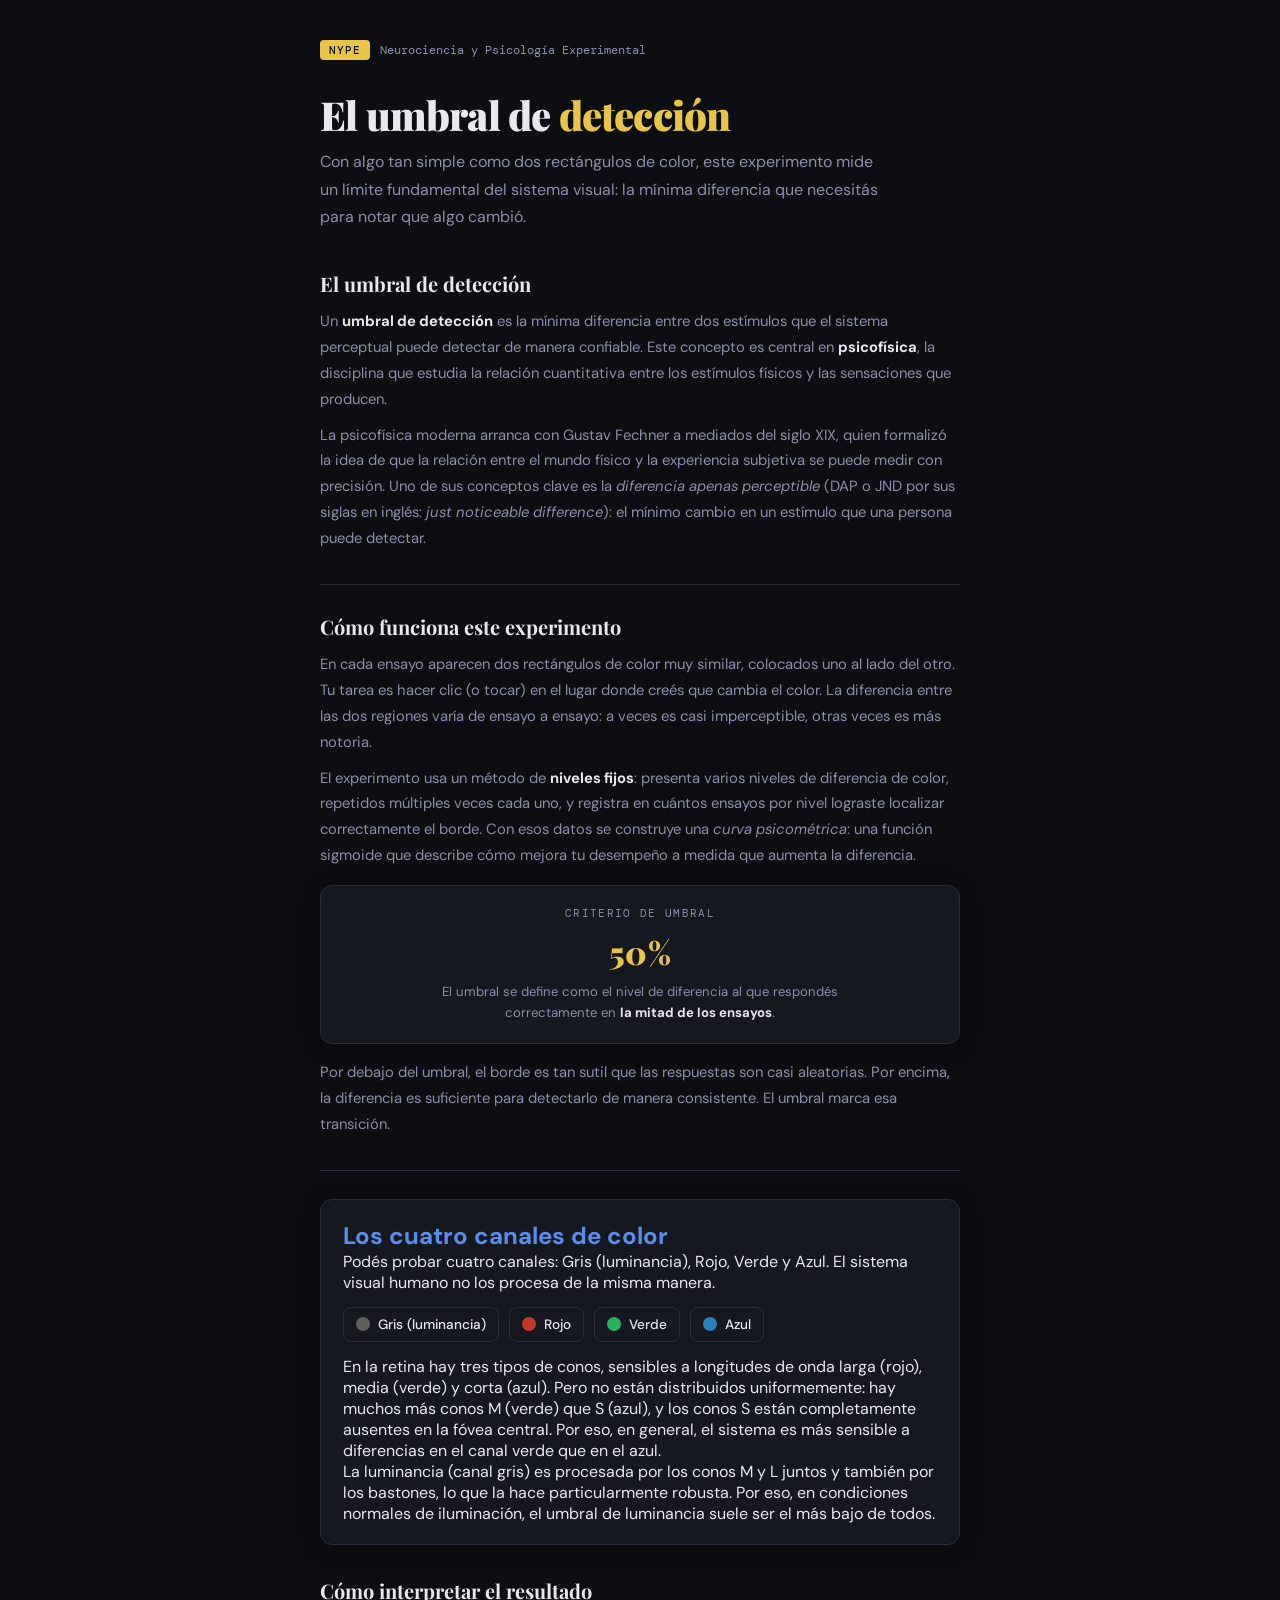
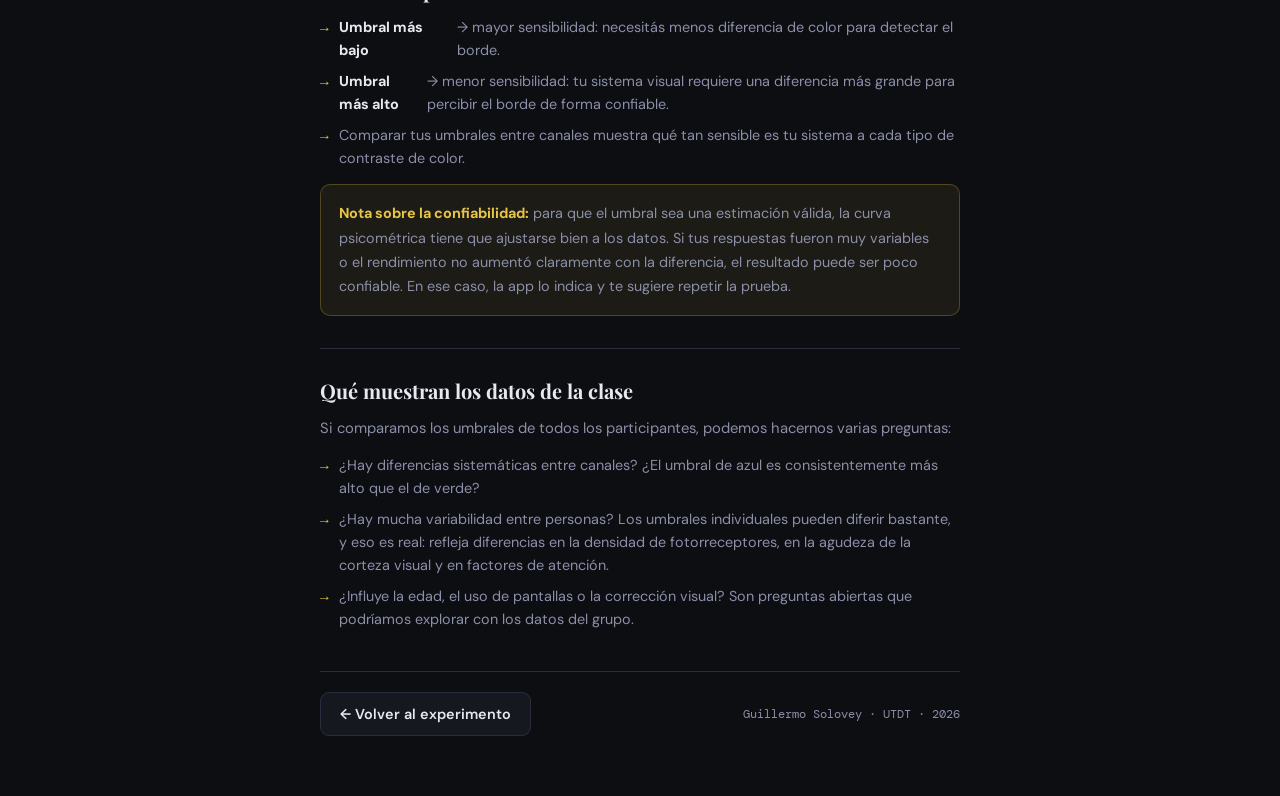
<file: learn.html>
<!DOCTYPE html>
<html lang="es">
<head>
<meta charset="UTF-8">
<meta name="viewport" content="width=device-width, initial-scale=1.0">
<title>Aprender más · Umbral de detección · NyPE</title>
<style>
@import url('https://fonts.googleapis.com/css2?family=DM+Mono:wght@400;500&family=DM+Sans:ital,wght@0,300;0,400;0,500;1,400&family=Playfair+Display:wght@600;700;900&display=swap');

:root {
  --bg:        #0d0e12;
  --surface:   #161820;
  --surface-2: #1e2030;
  --border:    #2a2d3e;
  --text:      #e8e9f0;
  --muted:     #8b8fa8;
  --gold:      #e8c547;
  --gold-bg:   #e8c547;
  --blue:      #5b8dee;
  --shadow:    0 2px 20px rgba(0,0,0,0.35);
  --radius:    12px;
}

*, *::before, *::after { box-sizing: border-box; margin: 0; padding: 0; }
html { -webkit-text-size-adjust: 100%; }

body {
  font-family: 'DM Sans', -apple-system, sans-serif;
  background: var(--bg);
  color: var(--text);
  display: flex;
  justify-content: center;
  padding-bottom: 60px;
}

.wrap { max-width: 680px; width: 100%; padding: 40px 20px 0; }

/* ── Header ── */
.nype-header { display: flex; align-items: center; gap: 10px; margin-bottom: 32px; }
.nype-badge {
  font-family: 'DM Mono', monospace; font-size: 0.7rem; font-weight: 500;
  letter-spacing: 0.1em; text-transform: uppercase;
  background: var(--gold-bg); color: #0d0e12;
  padding: 0.2rem 0.55rem; border-radius: 4px;
}
.nype-sub { font-family: 'DM Mono', monospace; font-size: 0.72rem; color: var(--muted); }

h1 {
  font-family: 'Playfair Display', serif;
  font-size: clamp(1.7rem, 6vw, 2.5rem); font-weight: 900;
  line-height: 1.15; letter-spacing: -0.02em;
  margin-bottom: 10px; color: var(--text);
}
h1 span { color: var(--gold); }
.lead {
  font-size: 1rem; color: var(--muted); line-height: 1.7;
  margin-bottom: 40px; max-width: 560px;
}

/* ── Sections ── */
.learn-section { margin-bottom: 32px; }
.learn-section h2 {
  font-family: 'Playfair Display', serif; font-size: 1.25rem; font-weight: 700;
  color: var(--text); margin-bottom: 12px;
}
.learn-section p { font-size: 0.925rem; color: var(--muted); line-height: 1.75; margin-bottom: 10px; }
.learn-section p:last-child { margin-bottom: 0; }
.learn-section strong { color: var(--text); }
.learn-section em { font-style: italic; }

/* ── Highlight box (neuro) ── */
.learn-neuro {
  background: var(--surface); border: 1px solid var(--border);
  border-radius: var(--radius); padding: 20px 22px;
  box-shadow: var(--shadow); margin-bottom: 32px;
}
.learn-neuro h2 { color: var(--blue); }

/* ── Highlight box (gold) ── */
.highlight-box {
  background: rgba(232,197,71,0.07); border: 1px solid rgba(232,197,71,0.25);
  border-radius: 10px; padding: 16px 18px; margin: 14px 0;
  font-size: 0.9rem; color: var(--muted); line-height: 1.7;
}
.highlight-box strong { color: var(--gold); }

/* ── Formula box ── */
.formula-box {
  background: var(--surface); border: 1px solid var(--border);
  border-radius: var(--radius); padding: 20px; margin: 16px 0;
  text-align: center; box-shadow: var(--shadow);
}
.formula-title {
  font-family: 'DM Mono', monospace; font-size: 0.7rem;
  text-transform: uppercase; letter-spacing: 0.12em;
  color: var(--muted); margin-bottom: 10px;
}
.formula-big {
  font-family: 'Playfair Display', serif; font-size: 2rem;
  font-weight: 900; color: var(--gold); letter-spacing: 0.02em;
}
.formula-sub { font-size: 0.82rem; color: var(--muted); margin-top: 8px; line-height: 1.6; }

/* ── Lists ── */
.learn-list { list-style: none; display: flex; flex-direction: column; gap: 8px; margin: 12px 0; }
.learn-list li { display: flex; gap: 10px; font-size: 0.9rem; color: var(--muted); line-height: 1.6; }
.learn-list li::before {
  content: '→'; color: var(--gold); flex-shrink: 0;
  font-family: 'DM Mono', monospace; margin-top: 1px;
}
.learn-list li strong { color: var(--text); }

/* ── Color chips ── */
.color-chips { display: flex; flex-wrap: wrap; gap: 10px; margin: 14px 0; }
.chip {
  display: flex; align-items: center; gap: 8px;
  background: var(--surface); border: 1px solid var(--border);
  border-radius: 8px; padding: 8px 12px;
  font-size: 0.85rem; color: var(--text); font-weight: 500;
}
.chip-dot { width: 14px; height: 14px; border-radius: 50%; flex-shrink: 0; }

/* ── Divider ── */
.divider { border: none; border-top: 1px solid var(--border); margin: 28px 0; }

/* ── Footer ── */
.learn-footer {
  display: flex; align-items: center; justify-content: space-between;
  flex-wrap: wrap; gap: 12px; margin-top: 40px;
  padding-top: 20px; border-top: 1px solid var(--border);
}
.btn {
  display: inline-flex; align-items: center; justify-content: center;
  min-height: 44px; border-radius: 9px; padding: 0.55rem 1.2rem;
  font-family: 'DM Sans', sans-serif; font-size: 0.9rem; font-weight: 600;
  cursor: pointer; text-decoration: none; transition: background 0.18s;
}
.btn-secondary {
  background: var(--surface); color: var(--text);
  border: 1px solid var(--border);
}
.btn-secondary:hover { background: var(--surface-2); }
.author-credit { font-family: 'DM Mono', monospace; font-size: 0.72rem; color: var(--muted); }
</style>
</head>
<body>
<div class="wrap">

  <div class="nype-header">
    <span class="nype-badge">NyPE</span>
    <span class="nype-sub">Neurociencia y Psicología Experimental</span>
  </div>

  <h1>El umbral de <span>detección</span></h1>
  <p class="lead">Con algo tan simple como dos rectángulos de color, este experimento mide un límite fundamental del sistema visual: la mínima diferencia que necesitás para notar que algo cambió.</p>

  <!-- 1 -->
  <div class="learn-section">
    <h2>El umbral de detección</h2>
    <p>
      Un <strong>umbral de detección</strong> es la mínima diferencia entre dos estímulos que el sistema perceptual puede detectar de manera confiable. Este concepto es central en <strong>psicofísica</strong>, la disciplina que estudia la relación cuantitativa entre los estímulos físicos y las sensaciones que producen.
    </p>
    <p>
      La psicofísica moderna arranca con Gustav Fechner a mediados del siglo XIX, quien formalizó la idea de que la relación entre el mundo físico y la experiencia subjetiva se puede medir con precisión. Uno de sus conceptos clave es la <em>diferencia apenas perceptible</em> (DAP o JND por sus siglas en inglés: <em>just noticeable difference</em>): el mínimo cambio en un estímulo que una persona puede detectar.
    </p>
  </div>

  <hr class="divider">

  <!-- 2 -->
  <div class="learn-section">
    <h2>Cómo funciona este experimento</h2>
    <p>
      En cada ensayo aparecen dos rectángulos de color muy similar, colocados uno al lado del otro. Tu tarea es hacer clic (o tocar) en el lugar donde creés que cambia el color. La diferencia entre las dos regiones varía de ensayo a ensayo: a veces es casi imperceptible, otras veces es más notoria.
    </p>
    <p>
      El experimento usa un método de <strong>niveles fijos</strong>: presenta varios niveles de diferencia de color, repetidos múltiples veces cada uno, y registra en cuántos ensayos por nivel lograste localizar correctamente el borde. Con esos datos se construye una <em>curva psicométrica</em>: una función sigmoide que describe cómo mejora tu desempeño a medida que aumenta la diferencia.
    </p>
    <div class="formula-box">
      <div class="formula-title">Criterio de umbral</div>
      <div class="formula-big">50%</div>
      <div class="formula-sub">El umbral se define como el nivel de diferencia al que respondés<br>correctamente en <strong>la mitad de los ensayos</strong>.</div>
    </div>
    <p>
      Por debajo del umbral, el borde es tan sutil que las respuestas son casi aleatorias. Por encima, la diferencia es suficiente para detectarlo de manera consistente. El umbral marca esa transición.
    </p>
  </div>

  <hr class="divider">

  <!-- 3 -->
  <div class="learn-neuro">
    <h2>Los cuatro canales de color</h2>
    <p>
      Podés probar cuatro canales: Gris (luminancia), Rojo, Verde y Azul. El sistema visual humano no los procesa de la misma manera.
    </p>
    <div class="color-chips">
      <div class="chip"><div class="chip-dot" style="background:#606060"></div>Gris (luminancia)</div>
      <div class="chip"><div class="chip-dot" style="background:#c0392b"></div>Rojo</div>
      <div class="chip"><div class="chip-dot" style="background:#27ae60"></div>Verde</div>
      <div class="chip"><div class="chip-dot" style="background:#2980b9"></div>Azul</div>
    </div>
    <p>
      En la retina hay tres tipos de conos, sensibles a longitudes de onda larga (rojo), media (verde) y corta (azul). Pero no están distribuidos uniformemente: hay muchos más conos M (verde) que S (azul), y los conos S están completamente ausentes en la fóvea central. Por eso, en general, el sistema es más sensible a diferencias en el canal verde que en el azul.
    </p>
    <p>
      La luminancia (canal gris) es procesada por los conos M y L juntos y también por los bastones, lo que la hace particularmente robusta. Por eso, en condiciones normales de iluminación, el umbral de luminancia suele ser el más bajo de todos.
    </p>
  </div>

  <!-- 4 -->
  <div class="learn-section">
    <h2>Cómo interpretar el resultado</h2>
    <ul class="learn-list">
      <li><strong>Umbral más bajo</strong> → mayor sensibilidad: necesitás menos diferencia de color para detectar el borde.</li>
      <li><strong>Umbral más alto</strong> → menor sensibilidad: tu sistema visual requiere una diferencia más grande para percibir el borde de forma confiable.</li>
      <li>Comparar tus umbrales entre canales muestra qué tan sensible es tu sistema a cada tipo de contraste de color.</li>
    </ul>
    <div class="highlight-box">
      <strong>Nota sobre la confiabilidad:</strong> para que el umbral sea una estimación válida, la curva psicométrica tiene que ajustarse bien a los datos. Si tus respuestas fueron muy variables o el rendimiento no aumentó claramente con la diferencia, el resultado puede ser poco confiable. En ese caso, la app lo indica y te sugiere repetir la prueba.
    </div>
  </div>

  <hr class="divider">

  <!-- 5 -->
  <div class="learn-section">
    <h2>Qué muestran los datos de la clase</h2>
    <p>
      Si comparamos los umbrales de todos los participantes, podemos hacernos varias preguntas:
    </p>
    <ul class="learn-list">
      <li>¿Hay diferencias sistemáticas entre canales? ¿El umbral de azul es consistentemente más alto que el de verde?</li>
      <li>¿Hay mucha variabilidad entre personas? Los umbrales individuales pueden diferir bastante, y eso es real: refleja diferencias en la densidad de fotorreceptores, en la agudeza de la corteza visual y en factores de atención.</li>
      <li>¿Influye la edad, el uso de pantallas o la corrección visual? Son preguntas abiertas que podríamos explorar con los datos del grupo.</li>
    </ul>
  </div>

  <div class="learn-footer">
    <a href="index.html" class="btn btn-secondary">← Volver al experimento</a>
    <p class="author-credit">Guillermo Solovey · UTDT · 2026</p>
  </div>

</div>
</body>
</html>
</file>
